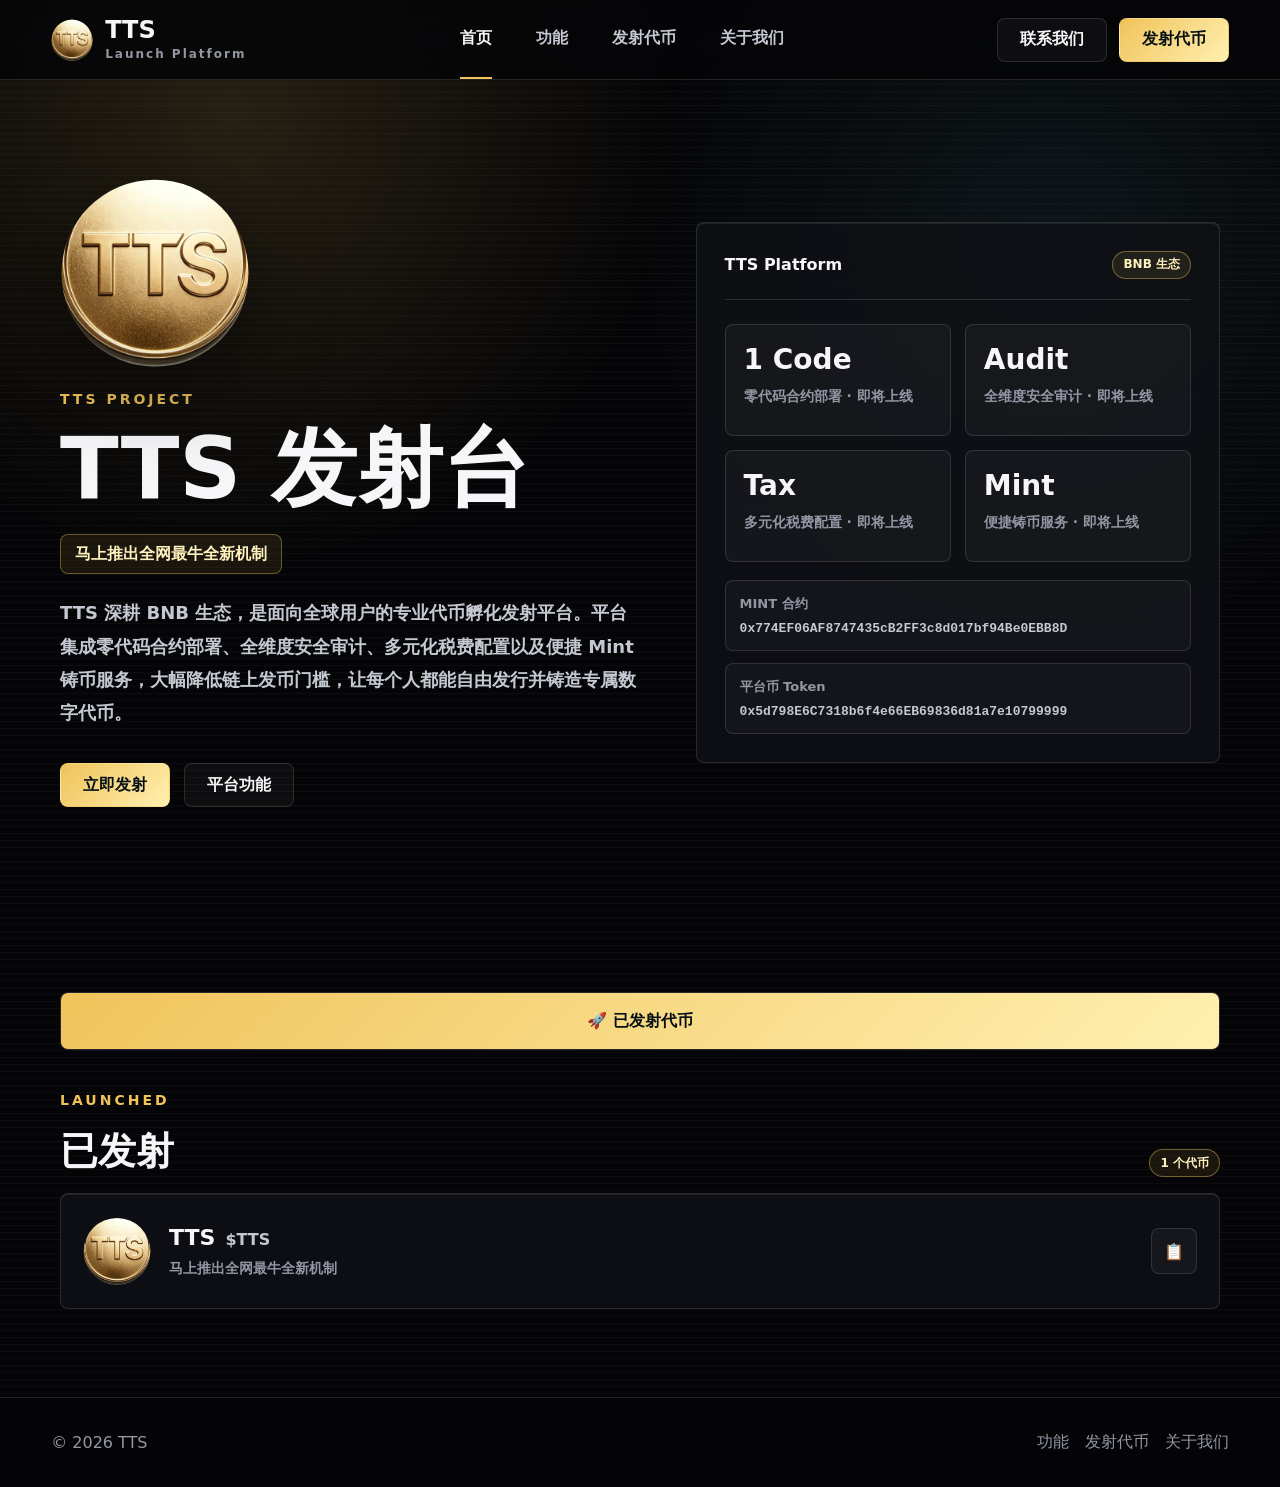
<file: index.html>
<!doctype html>
<html lang="zh-CN">
  <head>
    <meta charset="UTF-8" />
    <meta name="viewport" content="width=device-width, initial-scale=1.0" />
    <title>TTS | 首页</title>
    <link rel="icon" type="image/svg+xml" href="images/tts-logo.svg" />
    <link rel="stylesheet" href="styles.css" />
  </head>
  <body>
    <header class="site-header">
      <a class="brand" href="index.html" aria-label="TTS 首页">
        <span class="brand-mark"><img src="images/tts-logo.svg" alt="" /></span>
        <span>
          <span class="brand-title">TTS</span>
          <span class="brand-subtitle">Launch Platform</span>
        </span>
      </a>

      <nav class="nav" aria-label="主导航">
        <a class="is-active" href="index.html">首页</a>
        <a href="features.html">功能</a>
        <a href="launch.html">发射代币</a>
        <a href="about.html">关于我们</a>
      </nav>

      <div class="header-actions">
        <a class="button" href="about.html">联系我们</a>
        <a class="button primary" href="launch.html">发射代币</a>
      </div>
    </header>

    <main class="page">
      <section class="hero">
        <div>
          <img class="hero-logo" src="images/tts-logo.svg" alt="TTS logo" />
          <p class="eyebrow">TTS PROJECT</p>
          <h1>TTS 发射台</h1>
          <p class="hero-slogan">马上推出全网最牛全新机制</p>
          <p class="lead">
            TTS 深耕 BNB 生态，是面向全球用户的专业代币孵化发射平台。平台集成零代码合约部署、全维度安全审计、多元化税费配置以及便捷 Mint 铸币服务，大幅降低链上发币门槛，让每个人都能自由发行并铸造专属数字代币。
          </p>
          <div class="hero-actions">
            <a class="button primary" href="launch.html">立即发射</a>
            <a class="button" href="features.html">平台功能</a>
          </div>
        </div>

        <aside class="preview-panel" aria-label="TTS 核心能力">
          <div class="preview-top">
            <span class="preview-title">TTS Platform</span>
            <span class="badge ready">BNB 生态</span>
          </div>
          <div class="metric-grid">
            <div class="metric">
              <strong>1 Code</strong>
              <span>零代码合约部署 · 即将上线</span>
            </div>
            <div class="metric">
              <strong>Audit</strong>
              <span>全维度安全审计 · 即将上线</span>
            </div>
            <div class="metric">
              <strong>Tax</strong>
              <span>多元化税费配置 · 即将上线</span>
            </div>
            <div class="metric">
              <strong>Mint</strong>
              <span>便捷铸币服务 · 即将上线</span>
            </div>
          </div>
          <div class="contract-list" aria-label="TTS 合约信息">
            <div class="contract-item">
              <span>MINT 合约</span>
              <strong class="address">0x774EF06AF8747435cB2FF3c8d017bf94Be0EBB8D</strong>
            </div>
            <div class="contract-item">
              <span>平台币 Token</span>
              <strong class="address">0x5d798E6C7318b6f4e66EB69836d81a7e10799999</strong>
            </div>
          </div>
        </aside>
      </section>

      <section class="section" aria-labelledby="launched-title">
        <div class="launch-list">
          <div class="list-tabs" aria-label="代币状态">
            <span class="list-tab active">🚀 已发射代币</span>
          </div>

          <div class="list-heading">
            <div>
              <p class="eyebrow">LAUNCHED</p>
              <h2 id="launched-title">已发射</h2>
            </div>
            <span class="badge ready">1 个代币</span>
          </div>

          <article class="token-card">
            <img class="token-logo" src="images/tts-logo.svg" alt="TTS logo" />
            <div>
              <div class="token-title">
                <h3>TTS</h3>
                <span class="token-symbol">$TTS</span>
              </div>
              <div class="token-meta">
                <span>马上推出全网最牛全新机制</span>
              </div>
            </div>
            <a class="button token-action" href="about.html" aria-label="查看 TTS 详情">📋</a>
          </article>
        </div>
      </section>
    </main>

    <footer class="footer">
      <span>© 2026 TTS</span>
      <div class="footer-links">
        <a href="features.html">功能</a>
        <a href="launch.html">发射代币</a>
        <a href="about.html">关于我们</a>
      </div>
    </footer>
  </body>
</html>
</file>
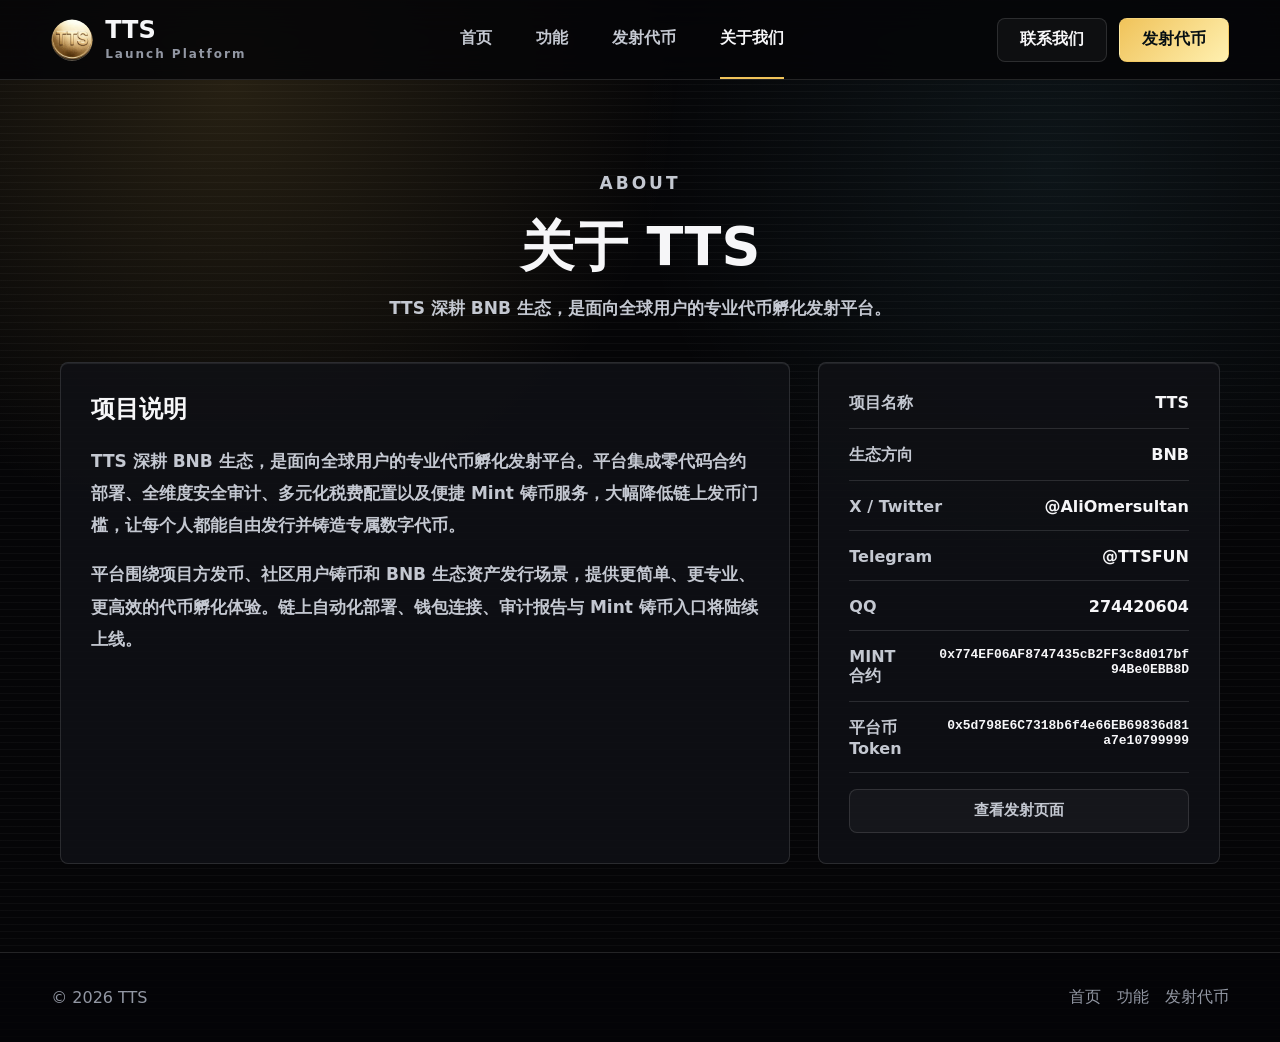
<file: about.html>
<!doctype html>
<html lang="zh-CN">
  <head>
    <meta charset="UTF-8" />
    <meta name="viewport" content="width=device-width, initial-scale=1.0" />
    <title>TTS | 关于我们</title>
    <link rel="icon" type="image/svg+xml" href="images/tts-logo.svg" />
    <link rel="stylesheet" href="styles.css" />
  </head>
  <body>
    <header class="site-header">
      <a class="brand" href="index.html" aria-label="TTS 首页">
        <span class="brand-mark"><img src="images/tts-logo.svg" alt="" /></span>
        <span>
          <span class="brand-title">TTS</span>
          <span class="brand-subtitle">Launch Platform</span>
        </span>
      </a>

      <nav class="nav" aria-label="主导航">
        <a href="index.html">首页</a>
        <a href="features.html">功能</a>
        <a href="launch.html">发射代币</a>
        <a class="is-active" href="about.html">关于我们</a>
      </nav>

      <div class="header-actions">
        <a class="button" href="about.html">联系我们</a>
        <a class="button primary" href="launch.html">发射代币</a>
      </div>
    </header>

    <main class="page">
      <section class="section">
        <div class="section-head center">
          <p class="eyebrow">ABOUT</p>
          <h1>关于 TTS</h1>
          <p>TTS 深耕 BNB 生态，是面向全球用户的专业代币孵化发射平台。</p>
        </div>

        <div class="about-panel">
          <article class="panel">
            <h2>项目说明</h2>
            <p class="about-copy">
              TTS 深耕 BNB 生态，是面向全球用户的专业代币孵化发射平台。平台集成零代码合约部署、全维度安全审计、多元化税费配置以及便捷 Mint 铸币服务，大幅降低链上发币门槛，让每个人都能自由发行并铸造专属数字代币。
            </p>
            <p class="about-copy">
              平台围绕项目方发币、社区用户铸币和 BNB 生态资产发行场景，提供更简单、更专业、更高效的代币孵化体验。链上自动化部署、钱包连接、审计报告与 Mint 铸币入口将陆续上线。
            </p>
          </article>

          <aside class="panel contact-box">
            <div class="contact-line">
              <span>项目名称</span>
              <strong>TTS</strong>
            </div>
            <div class="contact-line">
              <span>生态方向</span>
              <strong>BNB</strong>
            </div>
            <div class="contact-line">
              <span>X / Twitter</span>
              <a href="https://x.com/AliOmersultan" target="_blank" rel="noreferrer">@AliOmersultan</a>
            </div>
            <div class="contact-line">
              <span>Telegram</span>
              <a href="https://t.me/TTSFUN" target="_blank" rel="noreferrer">@TTSFUN</a>
            </div>
            <div class="contact-line">
              <span>QQ</span>
              <strong>274420604</strong>
            </div>
            <div class="contact-line">
              <span>MINT 合约</span>
              <strong class="address">0x774EF06AF8747435cB2FF3c8d017bf94Be0EBB8D</strong>
            </div>
            <div class="contact-line">
              <span>平台币 Token</span>
              <strong class="address">0x5d798E6C7318b6f4e66EB69836d81a7e10799999</strong>
            </div>
            <a class="contact-link" href="launch.html">查看发射页面</a>
          </aside>
        </div>
      </section>
    </main>

    <footer class="footer">
      <span>© 2026 TTS</span>
      <div class="footer-links">
        <a href="index.html">首页</a>
        <a href="features.html">功能</a>
        <a href="launch.html">发射代币</a>
      </div>
    </footer>
  </body>
</html>
</file>
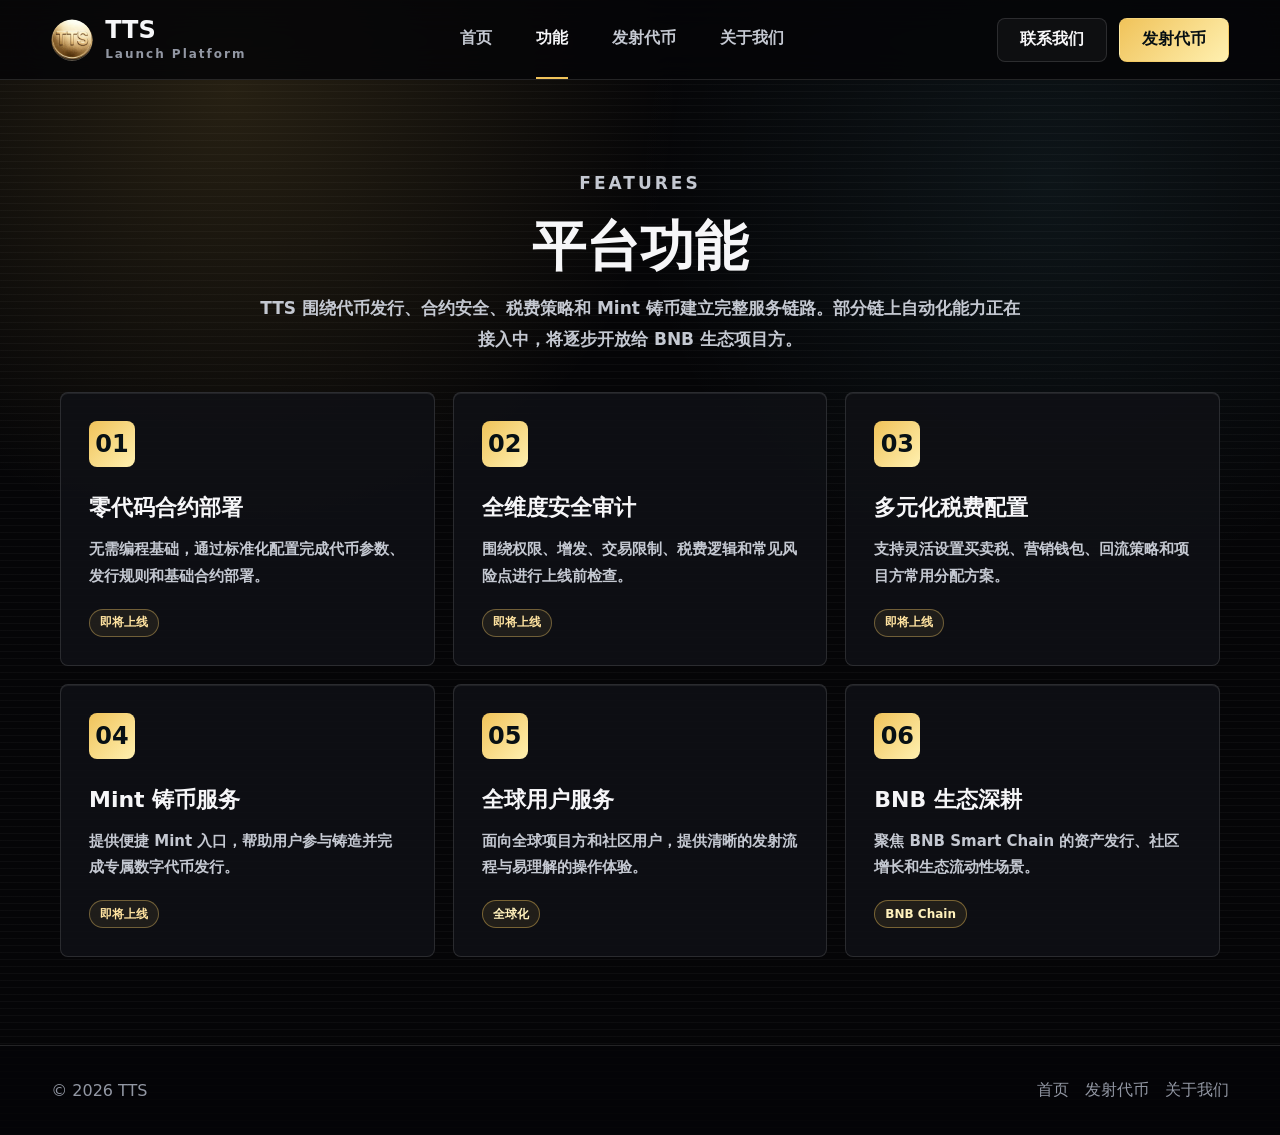
<file: features.html>
<!doctype html>
<html lang="zh-CN">
  <head>
    <meta charset="UTF-8" />
    <meta name="viewport" content="width=device-width, initial-scale=1.0" />
    <title>TTS | 功能</title>
    <link rel="icon" type="image/svg+xml" href="images/tts-logo.svg" />
    <link rel="stylesheet" href="styles.css" />
  </head>
  <body>
    <header class="site-header">
      <a class="brand" href="index.html" aria-label="TTS 首页">
        <span class="brand-mark"><img src="images/tts-logo.svg" alt="" /></span>
        <span>
          <span class="brand-title">TTS</span>
          <span class="brand-subtitle">Launch Platform</span>
        </span>
      </a>

      <nav class="nav" aria-label="主导航">
        <a href="index.html">首页</a>
        <a class="is-active" href="features.html">功能</a>
        <a href="launch.html">发射代币</a>
        <a href="about.html">关于我们</a>
      </nav>

      <div class="header-actions">
        <a class="button" href="about.html">联系我们</a>
        <a class="button primary" href="launch.html">发射代币</a>
      </div>
    </header>

    <main class="page">
      <section class="section">
        <div class="section-head center">
          <p class="eyebrow">FEATURES</p>
          <h1>平台功能</h1>
          <p>TTS 围绕代币发行、合约安全、税费策略和 Mint 铸币建立完整服务链路。部分链上自动化能力正在接入中，将逐步开放给 BNB 生态项目方。</p>
        </div>

        <div class="grid">
          <article class="card">
            <span class="card-icon">01</span>
            <h3>零代码合约部署</h3>
            <p>无需编程基础，通过标准化配置完成代币参数、发行规则和基础合约部署。</p>
            <span class="badge">即将上线</span>
          </article>
          <article class="card">
            <span class="card-icon">02</span>
            <h3>全维度安全审计</h3>
            <p>围绕权限、增发、交易限制、税费逻辑和常见风险点进行上线前检查。</p>
            <span class="badge">即将上线</span>
          </article>
          <article class="card">
            <span class="card-icon">03</span>
            <h3>多元化税费配置</h3>
            <p>支持灵活设置买卖税、营销钱包、回流策略和项目方常用分配方案。</p>
            <span class="badge">即将上线</span>
          </article>
          <article class="card">
            <span class="card-icon">04</span>
            <h3>Mint 铸币服务</h3>
            <p>提供便捷 Mint 入口，帮助用户参与铸造并完成专属数字代币发行。</p>
            <span class="badge">即将上线</span>
          </article>
          <article class="card">
            <span class="card-icon">05</span>
            <h3>全球用户服务</h3>
            <p>面向全球项目方和社区用户，提供清晰的发射流程与易理解的操作体验。</p>
            <span class="badge ready">全球化</span>
          </article>
          <article class="card">
            <span class="card-icon">06</span>
            <h3>BNB 生态深耕</h3>
            <p>聚焦 BNB Smart Chain 的资产发行、社区增长和生态流动性场景。</p>
            <span class="badge ready">BNB Chain</span>
          </article>
        </div>
      </section>
    </main>

    <footer class="footer">
      <span>© 2026 TTS</span>
      <div class="footer-links">
        <a href="index.html">首页</a>
        <a href="launch.html">发射代币</a>
        <a href="about.html">关于我们</a>
      </div>
    </footer>
  </body>
</html>
</file>
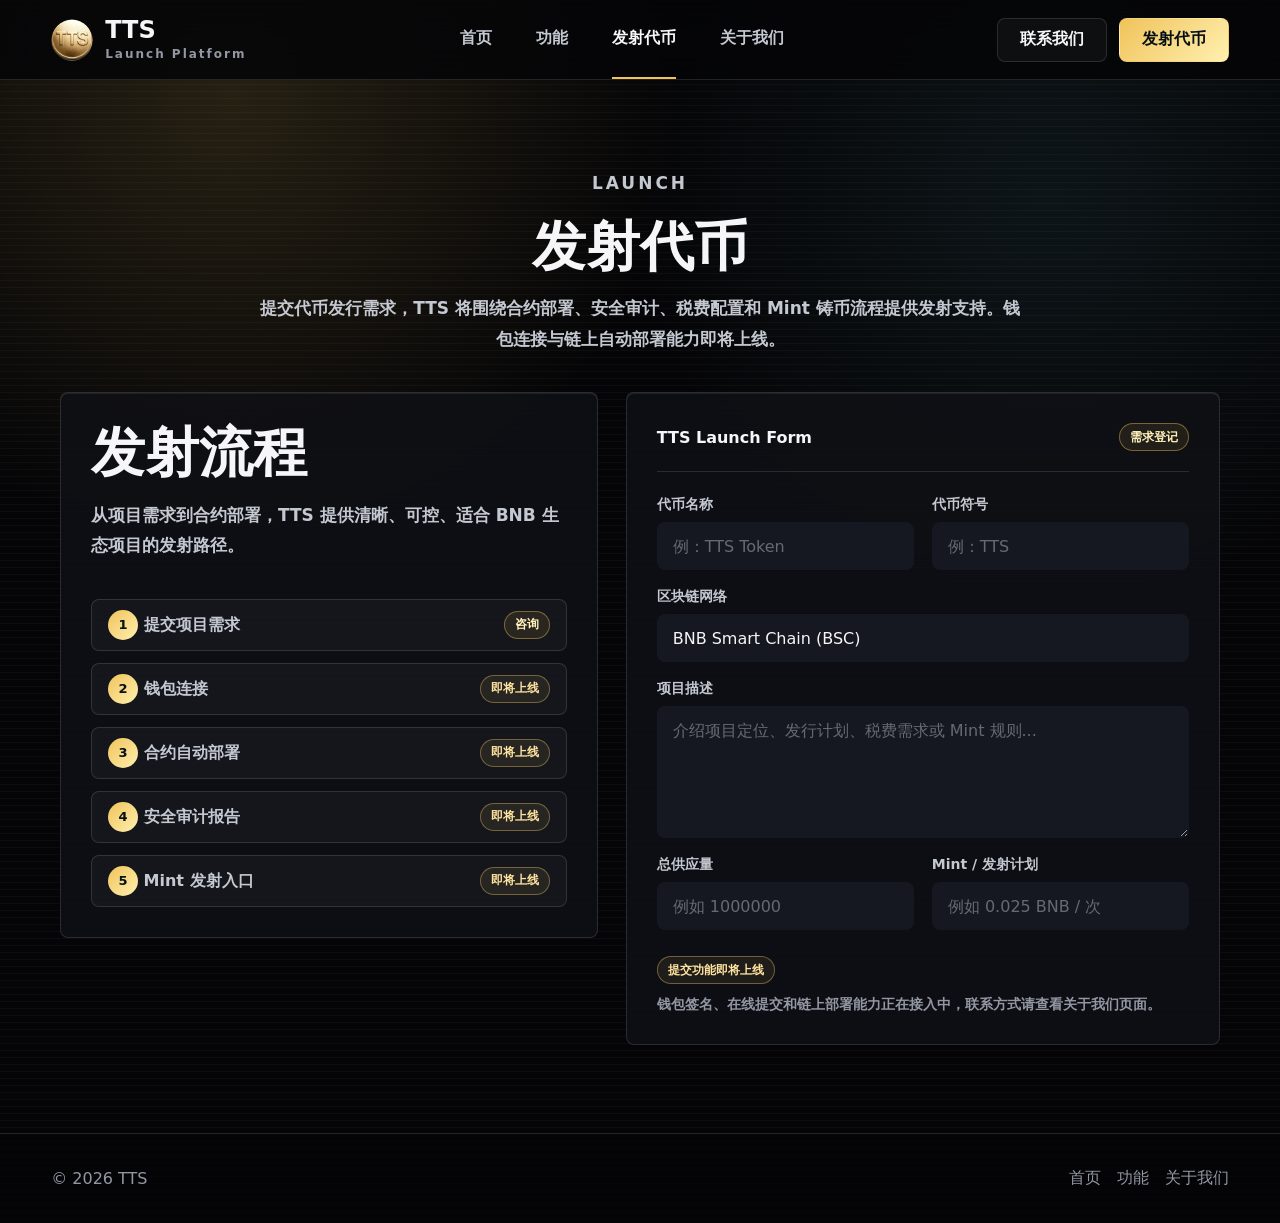
<file: launch.html>
<!doctype html>
<html lang="zh-CN">
  <head>
    <meta charset="UTF-8" />
    <meta name="viewport" content="width=device-width, initial-scale=1.0" />
    <title>TTS | 发射代币</title>
    <link rel="icon" type="image/svg+xml" href="images/tts-logo.svg" />
    <link rel="stylesheet" href="styles.css" />
  </head>
  <body>
    <header class="site-header">
      <a class="brand" href="index.html" aria-label="TTS 首页">
        <span class="brand-mark"><img src="images/tts-logo.svg" alt="" /></span>
        <span>
          <span class="brand-title">TTS</span>
          <span class="brand-subtitle">Launch Platform</span>
        </span>
      </a>

      <nav class="nav" aria-label="主导航">
        <a href="index.html">首页</a>
        <a href="features.html">功能</a>
        <a class="is-active" href="launch.html">发射代币</a>
        <a href="about.html">关于我们</a>
      </nav>

      <div class="header-actions">
        <a class="button" href="about.html">联系我们</a>
        <a class="button primary" href="launch.html">发射代币</a>
      </div>
    </header>

    <main class="page">
      <section class="section">
        <div class="section-head center">
          <p class="eyebrow">LAUNCH</p>
          <h1>发射代币</h1>
          <p>提交代币发行需求，TTS 将围绕合约部署、安全审计、税费配置和 Mint 铸币流程提供发射支持。钱包连接与链上自动部署能力即将上线。</p>
        </div>

        <div class="split">
          <aside class="panel">
            <div class="section-head">
              <h2>发射流程</h2>
              <p>从项目需求到合约部署，TTS 提供清晰、可控、适合 BNB 生态项目的发射路径。</p>
            </div>
            <ul class="status-list">
              <li><span><span class="process-number">1</span> 提交项目需求</span><span class="badge ready">咨询</span></li>
              <li><span><span class="process-number">2</span> 钱包连接</span><span class="badge">即将上线</span></li>
              <li><span><span class="process-number">3</span> 合约自动部署</span><span class="badge">即将上线</span></li>
              <li><span><span class="process-number">4</span> 安全审计报告</span><span class="badge">即将上线</span></li>
              <li><span><span class="process-number">5</span> Mint 发射入口</span><span class="badge">即将上线</span></li>
            </ul>
          </aside>

          <section class="panel" aria-label="发射需求登记">
            <div class="preview-top">
              <span class="preview-title">TTS Launch Form</span>
              <span class="badge ready">需求登记</span>
            </div>
            <div class="form-grid">
              <div class="field">
                <label for="token-name">代币名称</label>
                <input id="token-name" type="text" placeholder="例：TTS Token" />
              </div>
              <div class="field">
                <label for="token-symbol">代币符号</label>
                <input id="token-symbol" type="text" placeholder="例：TTS" />
              </div>
              <div class="field wide">
                <label for="network">区块链网络</label>
                <input id="network" type="text" value="BNB Smart Chain (BSC)" />
              </div>
              <div class="field wide">
                <label for="desc">项目描述</label>
                <textarea id="desc" placeholder="介绍项目定位、发行计划、税费需求或 Mint 规则..."></textarea>
              </div>
              <div class="field">
                <label for="supply">总供应量</label>
                <input id="supply" type="text" placeholder="例如 1000000" />
              </div>
              <div class="field">
                <label for="price">Mint / 发射计划</label>
                <input id="price" type="text" placeholder="例如 0.025 BNB / 次" />
              </div>
              <div class="form-actions">
                <span class="badge">提交功能即将上线</span>
                <p class="helper-text">钱包签名、在线提交和链上部署能力正在接入中，联系方式请查看关于我们页面。</p>
              </div>
            </div>
          </section>
        </div>
      </section>
    </main>

    <footer class="footer">
      <span>© 2026 TTS</span>
      <div class="footer-links">
        <a href="index.html">首页</a>
        <a href="features.html">功能</a>
        <a href="about.html">关于我们</a>
      </div>
    </footer>
  </body>
</html>
</file>
<file: styles.css>
:root {
  --bg: #050507;
  --panel: #101115;
  --panel-soft: #161821;
  --line: rgba(255, 255, 255, 0.12);
  --line-strong: rgba(255, 255, 255, 0.22);
  --text: #f6f6f8;
  --muted: #9297a3;
  --muted-strong: #c4c8d1;
  --brand: #f0c35a;
  --brand-2: #fff0b0;
  --cool: #77e2ff;
  --warn: #ffd36e;
}

* {
  box-sizing: border-box;
}

html {
  min-height: 100%;
}

body {
  margin: 0;
  min-height: 100vh;
  color: var(--text);
  background:
    radial-gradient(circle at 18% 8%, rgba(240, 195, 90, 0.14), transparent 28rem),
    radial-gradient(circle at 82% 16%, rgba(119, 226, 255, 0.07), transparent 26rem),
    repeating-linear-gradient(
      to bottom,
      rgba(255, 255, 255, 0.03) 0,
      rgba(255, 255, 255, 0.03) 1px,
      transparent 1px,
      transparent 7px
    ),
    var(--bg);
  font-family:
    "PingFang SC", "Microsoft YaHei", "Noto Sans SC", system-ui, -apple-system, BlinkMacSystemFont,
    "Segoe UI", sans-serif;
}

a {
  color: inherit;
  text-decoration: none;
}

button,
input,
textarea {
  font: inherit;
}

.site-header {
  position: sticky;
  top: 0;
  z-index: 20;
  display: flex;
  align-items: center;
  justify-content: space-between;
  gap: 28px;
  min-height: 76px;
  padding: 0 clamp(18px, 4vw, 56px);
  border-bottom: 1px solid var(--line);
  background: rgba(5, 5, 7, 0.86);
  backdrop-filter: blur(18px);
}

.brand {
  display: inline-flex;
  align-items: center;
  gap: 12px;
  min-width: 0;
}

.brand-mark {
  display: grid;
  width: 42px;
  height: 42px;
  place-items: center;
  border: 0;
  border-radius: 50%;
  background: transparent;
  overflow: hidden;
}

.brand-mark img {
  display: block;
  width: 100%;
  height: 100%;
  object-fit: contain;
}

.hero-logo {
  display: block;
  width: clamp(120px, 18vw, 190px);
  height: auto;
  margin-bottom: 24px;
  filter: drop-shadow(0 22px 44px rgba(0, 0, 0, 0.45));
}

.brand-title {
  display: block;
  font-size: 24px;
  font-weight: 900;
  line-height: 1;
  letter-spacing: 0;
}

.brand-subtitle {
  display: block;
  margin-top: 5px;
  color: var(--muted);
  font-size: 12px;
  font-weight: 800;
  letter-spacing: 2px;
}

.nav {
  display: flex;
  justify-content: center;
  gap: clamp(18px, 4vw, 44px);
  color: var(--muted-strong);
  font-size: 16px;
  font-weight: 800;
}

.nav a {
  padding: 28px 0;
  border-bottom: 2px solid transparent;
}

.nav a:hover,
.nav a.is-active {
  color: var(--text);
  border-bottom-color: var(--brand);
}

.header-actions {
  display: flex;
  align-items: center;
  gap: 12px;
}

.button {
  display: inline-flex;
  align-items: center;
  justify-content: center;
  min-height: 44px;
  padding: 0 22px;
  border: 1px solid var(--line);
  border-radius: 8px;
  color: var(--text);
  background: rgba(255, 255, 255, 0.04);
  font-weight: 900;
  white-space: nowrap;
}

.button.primary {
  border-color: transparent;
  color: #071014;
  background: linear-gradient(135deg, var(--brand), var(--brand-2));
}

.button.disabled {
  cursor: default;
  color: var(--muted-strong);
  background: rgba(255, 255, 255, 0.055);
}

.page {
  width: min(1160px, calc(100% - 40px));
  margin: 0 auto;
}

.hero {
  display: grid;
  grid-template-columns: minmax(0, 1.05fr) minmax(320px, 0.95fr);
  gap: 56px;
  align-items: center;
  min-height: calc(100vh - 76px);
  padding: 80px 0;
}

.eyebrow {
  margin: 0 0 18px;
  color: var(--brand);
  font-size: 14px;
  font-weight: 900;
  letter-spacing: 3px;
}

h1,
h2,
h3,
p {
  margin-top: 0;
}

h1 {
  margin-bottom: 22px;
  font-size: clamp(48px, 8vw, 86px);
  line-height: 1.02;
  letter-spacing: 0;
}

.lead {
  width: min(680px, 100%);
  margin-bottom: 34px;
  color: var(--muted-strong);
  font-size: 18px;
  font-weight: 700;
  line-height: 1.85;
}

.hero-slogan {
  display: inline-flex;
  align-items: center;
  min-height: 40px;
  margin-bottom: 22px;
  padding: 0 14px;
  border: 1px solid rgba(240, 195, 90, 0.38);
  border-radius: 8px;
  color: #fff1bc;
  background: rgba(240, 195, 90, 0.09);
  font-size: 16px;
  font-weight: 900;
}

.hero-actions {
  display: flex;
  flex-wrap: wrap;
  gap: 14px;
}

.preview-panel,
.panel,
.card {
  border: 1px solid var(--line);
  border-radius: 8px;
  background: rgba(16, 17, 21, 0.86);
  box-shadow: inset 0 1px rgba(255, 255, 255, 0.08);
}

.preview-panel {
  padding: 28px;
}

.preview-top {
  display: flex;
  align-items: center;
  justify-content: space-between;
  gap: 18px;
  margin-bottom: 24px;
  padding-bottom: 20px;
  border-bottom: 1px solid var(--line);
}

.preview-title {
  font-weight: 900;
}

.badge {
  display: inline-flex;
  align-items: center;
  justify-content: center;
  min-height: 28px;
  padding: 0 10px;
  border: 1px solid rgba(255, 211, 110, 0.36);
  border-radius: 999px;
  color: #ffe3a0;
  background: rgba(255, 211, 110, 0.08);
  font-size: 12px;
  font-weight: 900;
}

.badge.ready {
  border-color: rgba(240, 195, 90, 0.42);
  color: #fff1bc;
  background: rgba(240, 195, 90, 0.09);
}

.metric-grid {
  display: grid;
  grid-template-columns: repeat(2, minmax(0, 1fr));
  gap: 14px;
}

.metric {
  min-height: 112px;
  padding: 18px;
  border: 1px solid var(--line);
  border-radius: 8px;
  background: rgba(255, 255, 255, 0.035);
}

.metric strong {
  display: block;
  margin-bottom: 10px;
  font-size: 28px;
}

.metric span {
  color: var(--muted);
  font-size: 14px;
  font-weight: 800;
}

.contract-list {
  display: grid;
  gap: 12px;
  margin-top: 18px;
}

.contract-item {
  display: grid;
  gap: 8px;
  padding: 14px;
  border: 1px solid var(--line);
  border-radius: 8px;
  background: rgba(255, 255, 255, 0.03);
}

.contract-item span {
  color: var(--muted);
  font-size: 13px;
  font-weight: 900;
}

.address {
  color: var(--muted-strong);
  font-family: "SFMono-Regular", Consolas, "Liberation Mono", monospace;
  font-size: 13px;
  font-weight: 800;
  overflow-wrap: anywhere;
}

.section {
  padding: 88px 0;
}

.section-head {
  width: min(760px, 100%);
  margin-bottom: 38px;
}

.section-head.center {
  margin-right: auto;
  margin-left: auto;
  text-align: center;
}

.section-head h1,
.section-head h2 {
  margin-bottom: 16px;
  font-size: clamp(36px, 5vw, 54px);
  line-height: 1.12;
}

.section-head p {
  color: var(--muted-strong);
  font-size: 17px;
  font-weight: 700;
  line-height: 1.8;
}

.grid {
  display: grid;
  grid-template-columns: repeat(3, minmax(0, 1fr));
  gap: 18px;
}

.launch-list {
  display: grid;
  gap: 16px;
}

.list-tabs {
  display: grid;
  grid-template-columns: 1fr;
  overflow: hidden;
  border: 1px solid var(--line);
  border-radius: 8px;
  background: rgba(255, 255, 255, 0.025);
}

.list-tab {
  display: flex;
  align-items: center;
  justify-content: center;
  min-height: 56px;
  padding: 0 18px;
  color: var(--muted-strong);
  font-weight: 900;
}

.list-tab.active {
  color: #071014;
  background: linear-gradient(135deg, var(--brand), var(--brand-2));
}

.list-heading {
  display: flex;
  align-items: end;
  justify-content: space-between;
  gap: 18px;
  margin-top: 26px;
}

.list-heading h2 {
  margin-bottom: 0;
  font-size: clamp(28px, 4vw, 38px);
}

.token-card {
  display: grid;
  grid-template-columns: auto minmax(0, 1fr) auto;
  gap: 18px;
  align-items: center;
  min-height: 116px;
  padding: 22px;
  border: 1px solid var(--line);
  border-radius: 8px;
  background: rgba(16, 17, 21, 0.86);
  box-shadow: inset 0 1px rgba(255, 255, 255, 0.08);
}

.token-logo {
  width: 68px;
  height: 68px;
  border-radius: 50%;
  object-fit: contain;
}

.token-title {
  display: flex;
  flex-wrap: wrap;
  gap: 10px;
  align-items: baseline;
  margin-bottom: 10px;
}

.token-title h3 {
  margin: 0;
  font-size: 22px;
}

.token-symbol {
  color: var(--muted-strong);
  font-size: 16px;
  font-weight: 900;
}

.token-meta {
  display: flex;
  flex-wrap: wrap;
  gap: 16px;
  color: var(--muted);
  font-size: 14px;
  font-weight: 800;
}

.token-action {
  min-width: 46px;
  height: 46px;
  padding: 0;
}

.card {
  min-height: 230px;
  padding: 28px;
}

.card-icon {
  display: grid;
  width: 46px;
  height: 46px;
  place-items: center;
  margin-bottom: 26px;
  border-radius: 8px;
  color: #071014;
  background: linear-gradient(135deg, var(--brand), var(--brand-2));
  font-size: 24px;
  font-weight: 900;
}

.card h3 {
  margin-bottom: 13px;
  font-size: 22px;
}

.card p {
  margin-bottom: 20px;
  color: var(--muted-strong);
  font-size: 15px;
  font-weight: 700;
  line-height: 1.75;
}

.split {
  display: grid;
  grid-template-columns: minmax(0, 0.95fr) minmax(320px, 1.05fr);
  gap: 28px;
  align-items: start;
}

.panel {
  padding: 30px;
}

.status-list {
  display: grid;
  gap: 12px;
  margin: 0;
  padding: 0;
  list-style: none;
}

.status-list li {
  display: flex;
  align-items: center;
  justify-content: space-between;
  gap: 14px;
  min-height: 52px;
  padding: 0 16px;
  border: 1px solid var(--line);
  border-radius: 8px;
  color: var(--muted-strong);
  background: rgba(255, 255, 255, 0.035);
  font-weight: 900;
}

.process-number {
  display: inline-grid;
  width: 30px;
  height: 30px;
  place-items: center;
  border-radius: 50%;
  color: #071014;
  background: linear-gradient(135deg, var(--brand), var(--brand-2));
  font-size: 13px;
  font-weight: 900;
}

.form-grid {
  display: grid;
  grid-template-columns: repeat(2, minmax(0, 1fr));
  gap: 18px;
}

.field {
  display: grid;
  gap: 8px;
}

.field.wide {
  grid-column: 1 / -1;
}

label {
  color: var(--muted-strong);
  font-size: 14px;
  font-weight: 900;
}

input,
textarea {
  width: 100%;
  min-width: 0;
  border: 1px solid transparent;
  border-radius: 8px;
  color: var(--text);
  background: var(--panel-soft);
  outline: 0;
}

input {
  height: 48px;
  padding: 0 15px;
}

textarea {
  min-height: 132px;
  padding: 14px 15px;
  resize: vertical;
}

input::placeholder,
textarea::placeholder {
  color: #646a75;
}

input:disabled,
textarea:disabled {
  cursor: not-allowed;
  opacity: 0.78;
}

.form-actions {
  grid-column: 1 / -1;
  display: flex;
  flex-wrap: wrap;
  gap: 12px;
  align-items: center;
  padding-top: 8px;
}

.helper-text {
  margin: 0;
  color: var(--muted);
  font-size: 14px;
  font-weight: 800;
}

.about-panel {
  display: grid;
  grid-template-columns: minmax(0, 1fr) minmax(260px, 0.55fr);
  gap: 28px;
  align-items: stretch;
}

.about-copy {
  color: var(--muted-strong);
  font-size: 17px;
  font-weight: 700;
  line-height: 1.9;
}

.contact-box {
  display: grid;
  align-content: center;
  gap: 16px;
  min-height: 220px;
}

.contact-line {
  display: flex;
  justify-content: space-between;
  gap: 18px;
  padding-bottom: 14px;
  border-bottom: 1px solid var(--line);
  color: var(--muted-strong);
  font-weight: 900;
}

.contact-line strong,
.contact-line a {
  color: var(--text);
  overflow-wrap: anywhere;
  text-align: right;
}

.contact-link {
  display: inline-flex;
  align-items: center;
  justify-content: center;
  min-height: 44px;
  padding: 0 14px;
  border: 1px solid var(--line);
  border-radius: 8px;
  color: var(--muted-strong);
  background: rgba(255, 255, 255, 0.035);
  font-size: 15px;
  font-weight: 900;
}

.footer {
  display: flex;
  align-items: center;
  justify-content: space-between;
  gap: 20px;
  padding: 34px clamp(18px, 4vw, 56px);
  border-top: 1px solid var(--line);
  color: var(--muted);
  background: rgba(5, 5, 7, 0.78);
}

.footer-links {
  display: flex;
  gap: 16px;
}

@media (max-width: 920px) {
  .site-header {
    align-items: flex-start;
    min-height: auto;
    padding-top: 16px;
    padding-bottom: 16px;
  }

  .nav {
    display: none;
  }

  .hero,
  .split,
  .about-panel {
    grid-template-columns: 1fr;
  }

  .grid {
    grid-template-columns: repeat(2, minmax(0, 1fr));
  }
}

@media (max-width: 640px) {
  .site-header {
    padding-right: 14px;
    padding-left: 14px;
  }

  .brand-title {
    font-size: 22px;
  }

  .brand-subtitle {
    display: none;
  }

  .header-actions .button:not(.primary) {
    display: none;
  }

  .page {
    width: min(100% - 28px, 1160px);
  }

  .hero {
    min-height: auto;
    padding: 54px 0;
  }

  .section {
    padding: 60px 0;
  }

  .grid,
  .metric-grid,
  .form-grid {
    grid-template-columns: 1fr;
  }

  .token-card {
    grid-template-columns: 1fr;
  }

  .list-heading {
    align-items: flex-start;
    flex-direction: column;
  }

  .token-action {
    width: 100%;
  }

  .card,
  .panel,
  .preview-panel {
    padding: 22px;
  }

  .footer {
    flex-direction: column;
    align-items: flex-start;
  }
}
</file>
